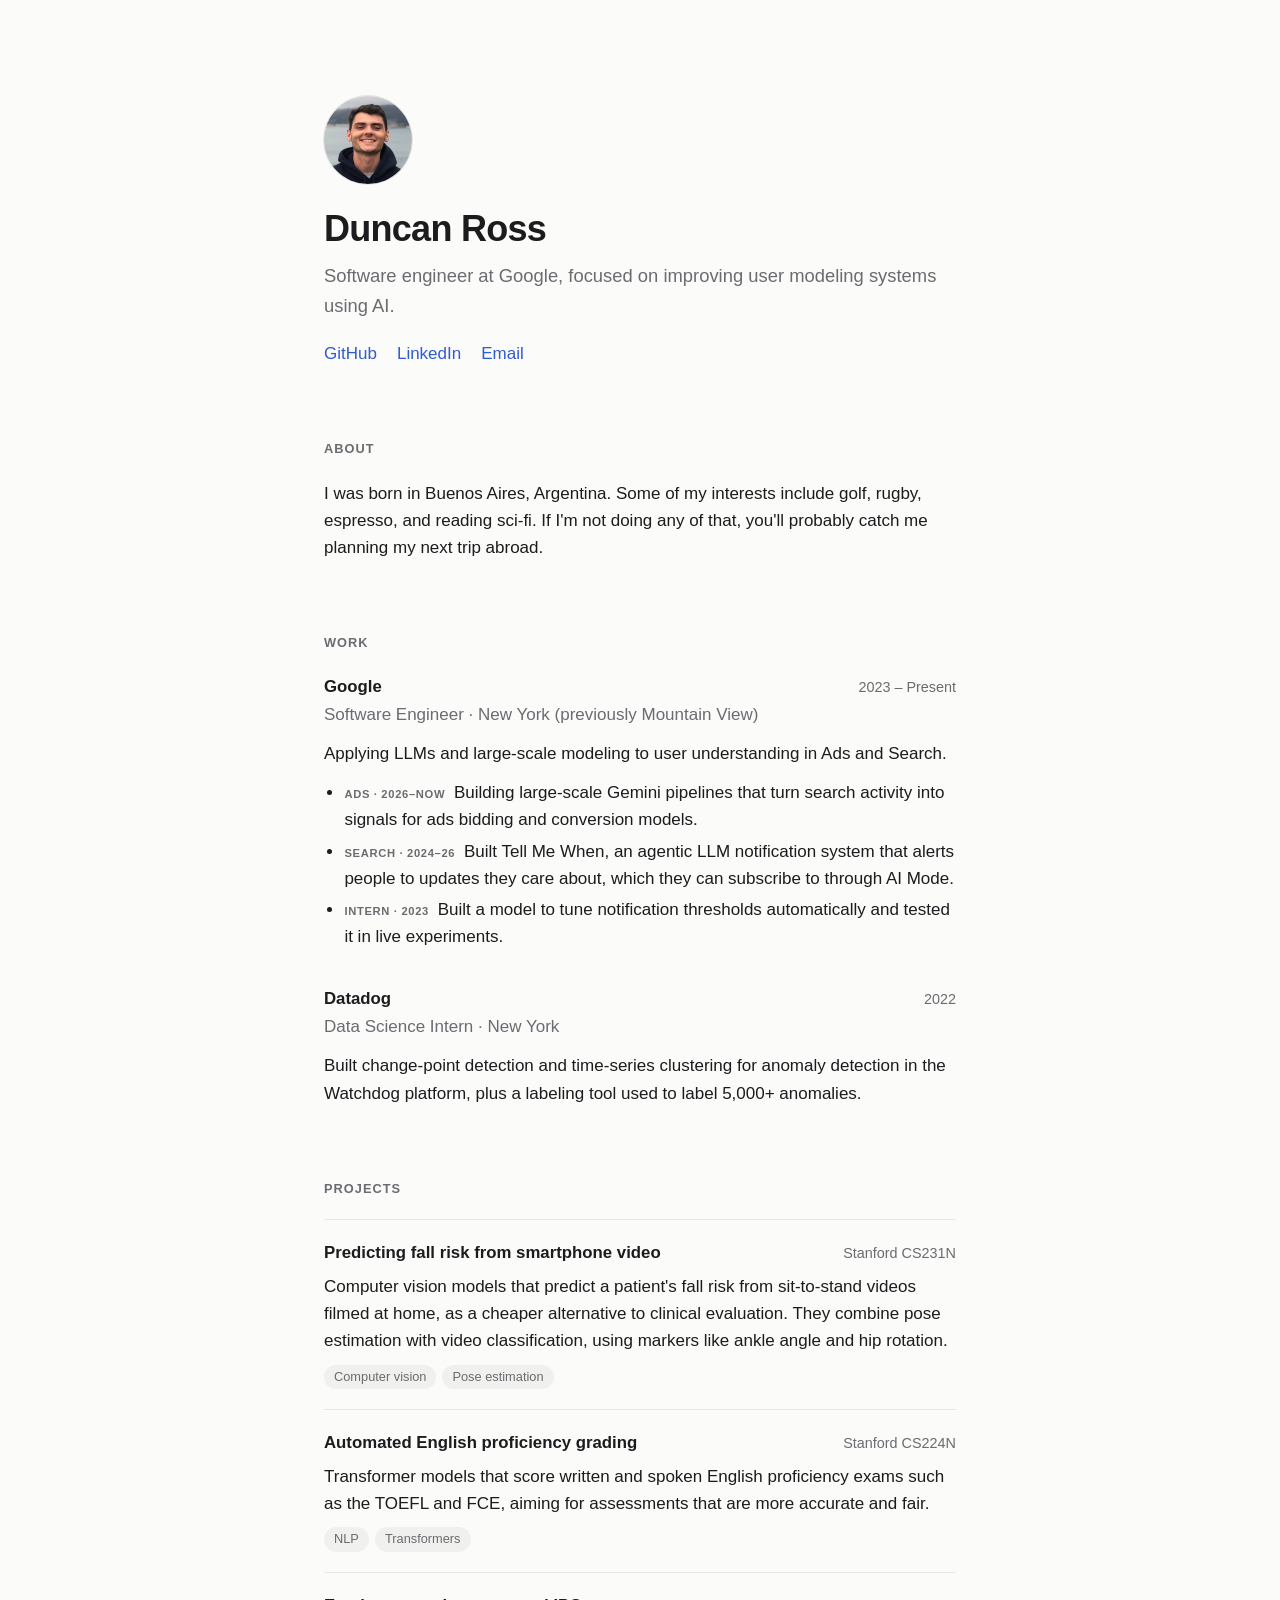
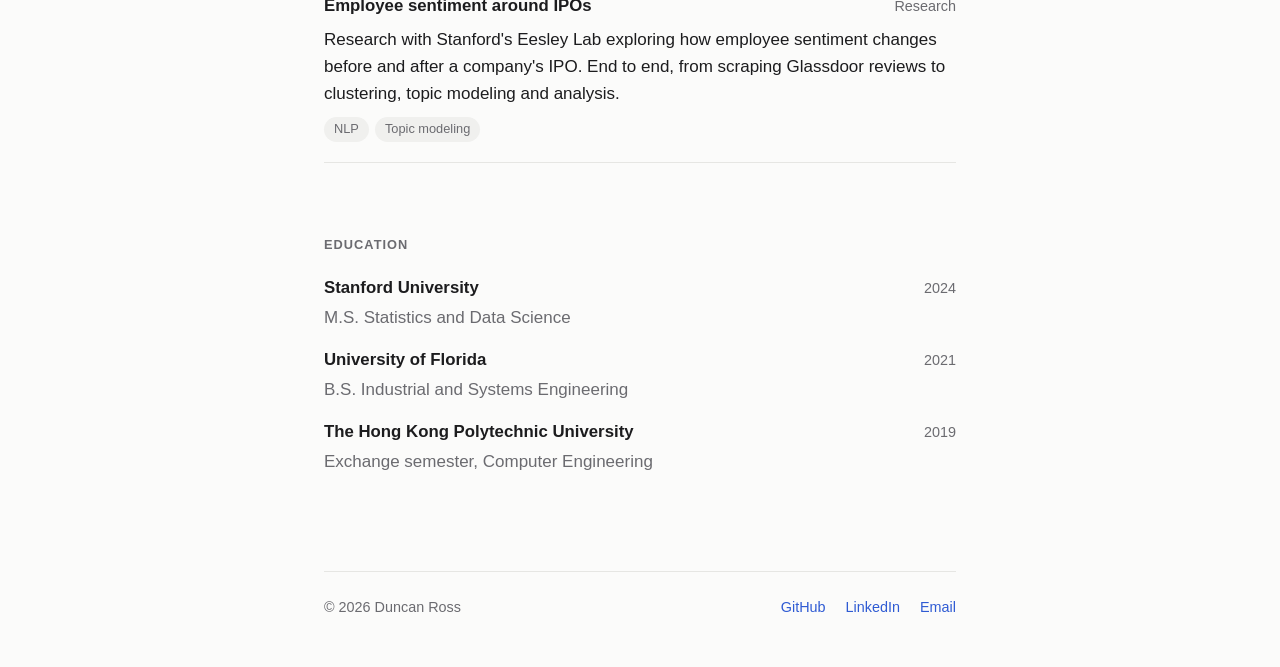
<file: public/index.html>
<!DOCTYPE html>
<html lang="en">
  <head>
    <meta charset="utf-8">
    <meta name="viewport" content="width=device-width, initial-scale=1">
    <title>Duncan Ross</title>
    <meta name="description" content="Duncan Ross, software engineer at Google, focused on improving user modeling systems using AI.">
    <meta name="color-scheme" content="light dark">
    <link rel="icon" href="/favicon.ico" sizes="48x48">
    <link rel="icon" href="/icon.svg" type="image/svg+xml">
    <link rel="icon" href="/icon-192.png" type="image/png" sizes="192x192">
    <link rel="apple-touch-icon" href="/apple-touch-icon.png">
    <link rel="stylesheet" href="css/index.css">
  </head>
  <body>
    <main class="page">
      <header class="intro">
        <img class="headshot" src="img/headshot.jpg" alt="Duncan Ross" width="88" height="88">
        <h1>Duncan Ross</h1>
        <p class="lede">Software engineer at Google, focused on improving user modeling systems using AI.</p>
        <nav class="links" aria-label="Contact">
          <a href="https://github.com/duncan-ross">GitHub</a>
          <a href="https://www.linkedin.com/in/duncanrosss/">LinkedIn</a>
          <a href="mailto:duncanross.eng@gmail.com">Email</a>
        </nav>
      </header>

      <section class="section" id="about">
        <h2 class="section-title">About</h2>
        <p>I was born in Buenos Aires, Argentina. Some of my interests include golf, rugby, espresso, and reading sci-fi. If I'm not doing any of that, you'll probably catch me planning my next trip abroad.</p>
      </section>

      <section class="section" id="work">
        <h2 class="section-title">Work</h2>
        <article class="role">
          <div class="role-head">
            <h3>Google</h3>
            <span class="meta">2023 – Present</span>
          </div>
          <p class="role-title">Software Engineer · New York (previously Mountain View)</p>
          <p>Applying LLMs and large-scale modeling to user understanding in Ads and Search.</p>
          <ul>
            <li><span class="when">Ads · 2026–now</span> Building large-scale Gemini pipelines that turn search activity into signals for ads bidding and conversion models.</li>
            <li><span class="when">Search · 2024–26</span> Built Tell Me When, an agentic LLM notification system that alerts people to updates they care about, which they can subscribe to through AI Mode.</li>
            <li><span class="when">Intern · 2023</span> Built a model to tune notification thresholds automatically and tested it in live experiments.</li>
          </ul>
        </article>

        <article class="role">
          <div class="role-head">
            <h3>Datadog</h3>
            <span class="meta">2022</span>
          </div>
          <p class="role-title">Data Science Intern · New York</p>
          <p>Built change-point detection and time-series clustering for anomaly detection in the Watchdog platform, plus a labeling tool used to label 5,000+ anomalies.</p>
        </article>
      </section>

      <section class="section" id="projects">
        <h2 class="section-title">Projects</h2>
        <div class="projects">
          <!--
            To add a project, copy this block to the top of the list:

            <article class="project">
              <div class="project-head">
                <h3><a href="https://github.com/duncan-ross/REPO">Project name</a></h3>
                <span class="meta">Year</span>
              </div>
              <p>One or two sentences on what it does and what's interesting about it.</p>
              <ul class="tags"><li>Tag</li><li>Tag</li></ul>
            </article>
          -->
          <article class="project">
            <div class="project-head">
              <h3><a href="https://github.com/duncan-ross/cv-fall-risk-predictions">Predicting fall risk from smartphone video</a></h3>
              <span class="meta">Stanford CS231N</span>
            </div>
            <p>Computer vision models that predict a patient's fall risk from sit-to-stand videos filmed at home, as a cheaper alternative to clinical evaluation. They combine pose estimation with video classification, using markers like ankle angle and hip rotation.</p>
            <ul class="tags"><li>Computer vision</li><li>Pose estimation</li></ul>
          </article>

          <article class="project">
            <div class="project-head">
              <h3><a href="https://github.com/duncan-ross/nlp-toefl-autograder">Automated English proficiency grading</a></h3>
              <span class="meta">Stanford CS224N</span>
            </div>
            <p>Transformer models that score written and spoken English proficiency exams such as the TOEFL and FCE, aiming for assessments that are more accurate and fair.</p>
            <ul class="tags"><li>NLP</li><li>Transformers</li></ul>
          </article>

          <article class="project">
            <div class="project-head">
              <h3><a href="https://github.com/duncan-ross/Glassdoor-Research">Employee sentiment around IPOs</a></h3>
              <span class="meta">Research</span>
            </div>
            <p>Research with Stanford's Eesley Lab exploring how employee sentiment changes before and after a company's IPO. End to end, from scraping Glassdoor reviews to clustering, topic modeling and analysis.</p>
            <ul class="tags"><li>NLP</li><li>Topic modeling</li></ul>
          </article>
        </div>
      </section>

      <section class="section" id="education">
        <h2 class="section-title">Education</h2>
        <ul class="education">
          <li>
            <div class="education-head">
              <h3>Stanford University</h3>
              <span class="meta">2024</span>
            </div>
            <p class="degree">M.S. Statistics and Data Science</p>
          </li>
          <li>
            <div class="education-head">
              <h3>University of Florida</h3>
              <span class="meta">2021</span>
            </div>
            <p class="degree">B.S. Industrial and Systems Engineering</p>
          </li>
          <li>
            <div class="education-head">
              <h3>The Hong Kong Polytechnic University</h3>
              <span class="meta">2019</span>
            </div>
            <p class="degree">Exchange semester, Computer Engineering</p>
          </li>
        </ul>
      </section>

      <footer class="footer">
        <span>© <span id="year">2026</span> Duncan Ross</span>
        <nav class="links" aria-label="Contact">
          <a href="https://github.com/duncan-ross">GitHub</a>
          <a href="https://www.linkedin.com/in/duncanrosss/">LinkedIn</a>
          <a href="mailto:duncanross.eng@gmail.com">Email</a>
        </nav>
      </footer>
    </main>
    <script>document.getElementById("year").textContent = new Date().getFullYear();</script>
  </body>
</html>
</file>
<file: public/css/index.css>
:root {
  --bg: #fbfbfa;
  --text: #1c1c1e;
  --muted: #6b6b70;
  --border: #e6e6e3;
  --accent: #2f5bd3;
  --tag-bg: #f0f0ee;
}

@media (prefers-color-scheme: dark) {
  :root {
    --bg: #111113;
    --text: #ececee;
    --muted: #9a9aa1;
    --border: #2a2a2e;
    --accent: #7b9cff;
    --tag-bg: #1d1d21;
  }
}

*,
*::before,
*::after {
  box-sizing: border-box;
}

html {
  -webkit-text-size-adjust: 100%;
}

body {
  margin: 0;
  background: var(--bg);
  color: var(--text);
  font-family: -apple-system, BlinkMacSystemFont, "Inter", "Segoe UI", Roboto, Helvetica, Arial, sans-serif;
  font-size: 17px;
  line-height: 1.6;
  -webkit-font-smoothing: antialiased;
}

a {
  color: inherit;
  text-decoration: none;
}

.page {
  max-width: 680px;
  margin: 0 auto;
  padding: 96px 24px 48px;
}

/* Intro */

.headshot {
  display: block;
  width: 88px;
  height: 88px;
  margin-bottom: 24px;
  border-radius: 50%;
  object-fit: cover;
  box-shadow: 0 0 0 1px var(--border);
}

.intro h1 {
  margin: 0;
  font-size: 2.25rem;
  font-weight: 650;
  letter-spacing: -0.02em;
  line-height: 1.15;
}

.lede {
  margin: 12px 0 20px;
  font-size: 1.15rem;
  color: var(--muted);
  max-width: 34em;
}

.links {
  display: flex;
  flex-wrap: wrap;
  gap: 20px;
}

.links a {
  color: var(--accent);
  font-weight: 500;
}

.links a:hover,
.project h3 a:hover {
  text-decoration: underline;
  text-underline-offset: 3px;
}

/* Sections */

.section {
  margin-top: 72px;
}

.section-title {
  margin: 0 0 20px;
  font-size: 0.8rem;
  font-weight: 600;
  letter-spacing: 0.08em;
  text-transform: uppercase;
  color: var(--muted);
}

h3 {
  margin: 0;
  font-size: 1.05rem;
  font-weight: 600;
}

.meta {
  color: var(--muted);
  font-size: 0.9rem;
  white-space: nowrap;
}

/* Work */

.role-head,
.project-head,
.education-head {
  display: flex;
  justify-content: space-between;
  align-items: baseline;
  gap: 16px;
}

.role-title {
  margin: 2px 0 12px;
  color: var(--muted);
}

.role p {
  margin: 0 0 12px;
}

.role ul {
  margin: 0;
  padding-left: 1.2em;
}

.role + .role {
  margin-top: 36px;
}

.role li {
  margin: 4px 0;
}

.when {
  margin-right: 4px;
  font-size: 0.7rem;
  font-weight: 600;
  letter-spacing: 0.06em;
  text-transform: uppercase;
  color: var(--muted);
}

/* Projects */

.projects {
  display: flex;
  flex-direction: column;
}

.project {
  padding: 20px 0;
  border-top: 1px solid var(--border);
}

.project:last-child {
  border-bottom: 1px solid var(--border);
}

.project p {
  margin: 6px 0 10px;
}

.tags {
  display: flex;
  flex-wrap: wrap;
  gap: 6px;
  margin: 0;
  padding: 0;
  list-style: none;
}

.tags li {
  padding: 2px 10px;
  border-radius: 999px;
  background: var(--tag-bg);
  color: var(--muted);
  font-size: 0.8rem;
}

/* Education */

.education {
  margin: 0;
  padding: 0;
  list-style: none;
}

.education li + li {
  margin-top: 16px;
}

.degree {
  margin: 2px 0 0;
  color: var(--muted);
}

/* Footer */

.footer {
  display: flex;
  flex-wrap: wrap;
  justify-content: space-between;
  gap: 16px;
  margin-top: 96px;
  padding-top: 24px;
  border-top: 1px solid var(--border);
  color: var(--muted);
  font-size: 0.9rem;
}

@media (max-width: 560px) {
  .page {
    padding: 56px 16px 32px;
  }

  .intro h1 {
    font-size: 1.9rem;
  }

  .role-head,
  .project-head,
  .education-head {
    flex-direction: column;
    gap: 0;
  }

  .section {
    margin-top: 56px;
  }
}
</file>
